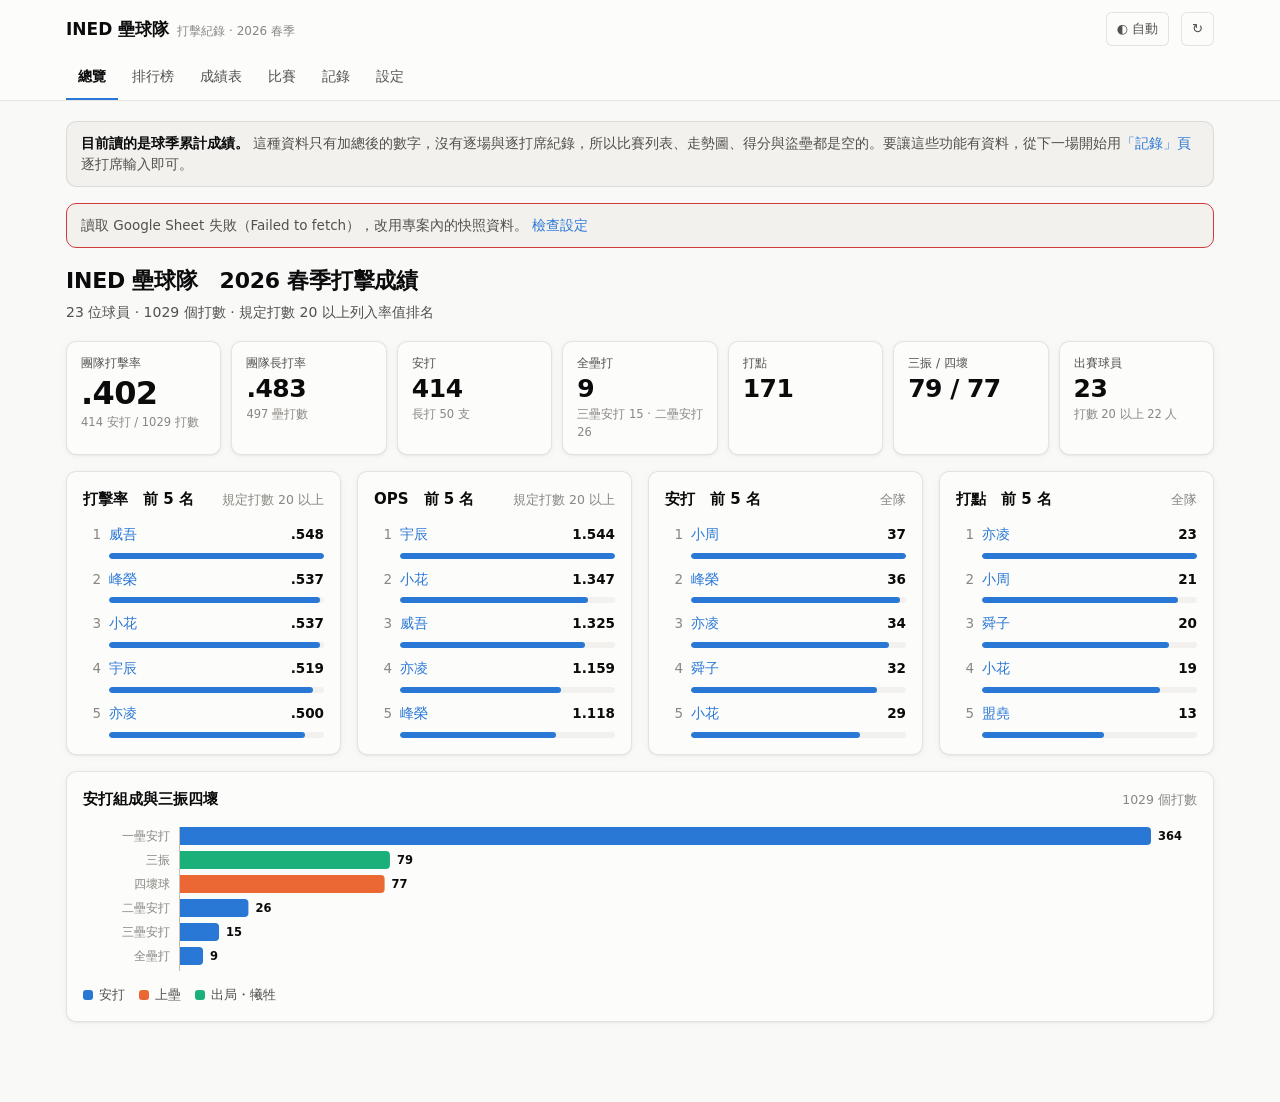
<file: index.html>
<!DOCTYPE html>
<html lang="zh-Hant">
<head>
  <meta charset="UTF-8">
  <meta name="viewport" content="width=device-width, initial-scale=1">
  <title>壘球隊打擊紀錄與排行</title>
  <meta name="description" content="壘球隊逐打席打擊紀錄、成績表與排行榜，資料來自 Google Sheet。">
  <meta name="theme-color" content="#fcfcfb" media="(prefers-color-scheme: light)">
  <meta name="theme-color" content="#1a1a19" media="(prefers-color-scheme: dark)">
  <link rel="icon" href="data:image/svg+xml,%3Csvg xmlns='http://www.w3.org/2000/svg' viewBox='0 0 32 32'%3E%3Ccircle cx='16' cy='16' r='13' fill='%232a78d6'/%3E%3Cpath d='M9 7c4 4 4 14 0 18M23 7c-4 4-4 14 0 18' stroke='%23fff' stroke-width='2' fill='none'/%3E%3C/svg%3E">
  <link rel="stylesheet" href="assets/css/app.css">
</head>
<body>
  <header class="site-header" id="header"></header>
  <main id="view"></main>

  <script src="assets/js/csv.js"></script>
  <script src="assets/js/stats.js"></script>
  <script src="assets/js/config.js"></script>
  <script src="assets/js/data.js"></script>
  <script src="assets/js/ui.js"></script>
  <script src="assets/js/charts.js"></script>
  <script src="assets/js/views/overview.js"></script>
  <script src="assets/js/views/leaderboard.js"></script>
  <script src="assets/js/views/players.js"></script>
  <script src="assets/js/views/player.js"></script>
  <script src="assets/js/views/games.js"></script>
  <script src="assets/js/views/record.js"></script>
  <script src="assets/js/views/settings.js"></script>
  <script src="assets/js/app.js"></script>
</body>
</html>
</file>
<file: assets/css/app.css>
/* ==========================================================================
   壘球隊打擊紀錄 —— 樣式
   色彩沿用經過 CVD 驗證的資料視覺化調色盤；深色模式是另一組取樣，不是反轉。
   ========================================================================== */

:root {
  color-scheme: light;

  /* 平面 */
  --page:            #f9f9f7;
  --surface-1:       #fcfcfb;
  --surface-2:       #f2f1ed;
  --surface-hover:   #f0efec;

  /* 文字 */
  --text-primary:    #0b0b0b;
  --text-secondary:  #52514e;
  --text-muted:      #898781;

  /* 線 */
  --border:          rgba(11, 11, 11, 0.10);
  --grid:            #e1e0d9;
  --axis:            #c3c2b7;

  /* 資料序列（固定順序，不循環使用） */
  --series-1:        #2a78d6;  /* 藍 */
  --series-2:        #eb6834;  /* 橘 */
  --series-3:        #1baf7a;  /* 綠松 */

  /* 循序（單一色相，淺→深） */
  --seq-100:         #cde2fb;
  --seq-250:         #86b6ef;
  --seq-400:         #3987e5;
  --seq-450:         #2a78d6;
  --seq-600:         #184f95;

  /* 狀態（固定，不隨主題變） */
  --good:            #0ca30c;
  --warning:         #fab219;
  --critical:        #d03b3b;
  --delta-up:        #006300;

  --radius:          10px;
  --radius-sm:       6px;
  --shadow:          0 1px 2px rgba(11, 11, 11, 0.05), 0 1px 8px rgba(11, 11, 11, 0.04);
  --font:            system-ui, -apple-system, "Segoe UI", "Noto Sans TC",
                     "PingFang TC", "Microsoft JhengHei", sans-serif;
}

@media (prefers-color-scheme: dark) {
  :root:where(:not([data-theme="light"])) {
    color-scheme: dark;
    --page:           #0d0d0d;
    --surface-1:      #1a1a19;
    --surface-2:      #222221;
    --surface-hover:  #2c2c2a;
    --text-primary:   #ffffff;
    --text-secondary: #c3c2b7;
    --text-muted:     #898781;
    --border:         rgba(255, 255, 255, 0.10);
    --grid:           #2c2c2a;
    --axis:           #383835;
    --series-1:       #3987e5;
    --series-2:       #d95926;
    --series-3:       #199e70;
    --seq-100:        #104281;
    --seq-250:        #184f95;
    --seq-400:        #2a78d6;
    --seq-450:        #3987e5;
    --seq-600:        #86b6ef;
    --delta-up:       #0ca30c;
    --shadow:         0 1px 2px rgba(0, 0, 0, 0.4);
  }
}

:root[data-theme="dark"] {
  color-scheme: dark;
  --page:           #0d0d0d;
  --surface-1:      #1a1a19;
  --surface-2:      #222221;
  --surface-hover:  #2c2c2a;
  --text-primary:   #ffffff;
  --text-secondary: #c3c2b7;
  --text-muted:     #898781;
  --border:         rgba(255, 255, 255, 0.10);
  --grid:           #2c2c2a;
  --axis:           #383835;
  --series-1:       #3987e5;
  --series-2:       #d95926;
  --series-3:       #199e70;
  --seq-100:        #104281;
  --seq-250:        #184f95;
  --seq-400:        #2a78d6;
  --seq-450:        #3987e5;
  --seq-600:        #86b6ef;
  --delta-up:       #0ca30c;
  --shadow:         0 1px 2px rgba(0, 0, 0, 0.4);
}

* { box-sizing: border-box; }

html { -webkit-text-size-adjust: 100%; }

body {
  margin: 0;
  background: var(--page);
  color: var(--text-primary);
  font-family: var(--font);
  font-size: 15px;
  line-height: 1.55;
}

a { color: var(--series-1); text-decoration: none; }
a:hover { text-decoration: underline; }

/* -------------------------------------------------------------- 頁首 / 導覽 */

.site-header {
  position: sticky;
  top: 0;
  z-index: 40;
  background: var(--surface-1);
  border-bottom: 1px solid var(--border);
}

.site-header__bar {
  max-width: 1180px;
  margin: 0 auto;
  padding: 12px 16px;
  display: flex;
  align-items: center;
  gap: 12px;
}

.brand {
  display: flex;
  align-items: baseline;
  gap: 8px;
  font-weight: 650;
  font-size: 17px;
  color: var(--text-primary);
  white-space: nowrap;
}
.brand:hover { text-decoration: none; }
.brand__sub { font-size: 12px; font-weight: 450; color: var(--text-muted); }

.site-header__spacer { flex: 1; }

.icon-btn {
  appearance: none;
  white-space: nowrap;
  border: 1px solid var(--border);
  background: var(--surface-1);
  color: var(--text-secondary);
  border-radius: var(--radius-sm);
  padding: 6px 10px;
  font: inherit;
  font-size: 13px;
  cursor: pointer;
}
.icon-btn:hover { background: var(--surface-hover); color: var(--text-primary); }

.nav {
  max-width: 1180px;
  margin: 0 auto;
  padding: 0 16px 0;
  display: flex;
  gap: 2px;
  overflow-x: auto;
  scrollbar-width: none;
}
.nav::-webkit-scrollbar { display: none; }

.nav a {
  padding: 8px 12px 10px;
  font-size: 14px;
  color: var(--text-secondary);
  border-bottom: 2px solid transparent;
  white-space: nowrap;
}
.nav a:hover { color: var(--text-primary); text-decoration: none; }
.nav a.is-active {
  color: var(--text-primary);
  font-weight: 600;
  border-bottom-color: var(--series-1);
}

/* ------------------------------------------------------------------- 版面 */

main { max-width: 1180px; margin: 0 auto; padding: 20px 16px 64px; }

.page-head { margin: 4px 0 18px; }
.player-head { display: flex; align-items: center; gap: 14px; }
.player-photo {
  width: 64px;
  height: 64px;
  border-radius: 50%;
  object-fit: cover;
  flex: none;
  background: var(--surface-2);
  border: 1px solid var(--border);
}
.player-thumb {
  width: 26px;
  height: 26px;
  border-radius: 50%;
  object-fit: cover;
  background: var(--surface-2);
  vertical-align: middle;
  margin-right: 7px;
}
.page-head h1 { margin: 0 0 4px; font-size: 22px; font-weight: 650; letter-spacing: -0.01em; }
.page-head p { margin: 0; color: var(--text-secondary); font-size: 14px; }

.card {
  background: var(--surface-1);
  border: 1px solid var(--border);
  border-radius: var(--radius);
  box-shadow: var(--shadow);
  padding: 16px;
  margin-bottom: 16px;
}
.card__head {
  display: flex;
  align-items: baseline;
  gap: 10px;
  flex-wrap: wrap;
  margin-bottom: 12px;
}
.card__title { margin: 0; font-size: 15px; font-weight: 620; }
.card__note { margin: 0; font-size: 12.5px; color: var(--text-muted); }
.card__head .card__note { margin-left: auto; }

.grid { display: grid; gap: 16px; align-items: start; }
.grid--2 { grid-template-columns: repeat(auto-fit, minmax(320px, 1fr)); }
.grid--3 { grid-template-columns: repeat(auto-fit, minmax(240px, 1fr)); }

/* --------------------------------------------------------------- 數據磚 */

.tiles {
  display: grid;
  grid-template-columns: repeat(auto-fit, minmax(136px, 1fr));
  gap: 10px;
  margin-bottom: 16px;
}
.tile {
  background: var(--surface-1);
  border: 1px solid var(--border);
  border-radius: var(--radius);
  box-shadow: var(--shadow);
  padding: 12px 14px 13px;
}
.tile__label { font-size: 12px; color: var(--text-secondary); margin-bottom: 2px; }
.tile__value { font-size: 25px; font-weight: 600; letter-spacing: -0.02em; line-height: 1.15; }
.tile__value small { font-size: 14px; font-weight: 500; color: var(--text-secondary); }
.tile__note { font-size: 11.5px; color: var(--text-muted); margin-top: 2px; }
.tile--hero .tile__value { font-size: 32px; }

/* ---------------------------------------------------------------- 表格 */

.table-wrap {
  overflow: auto;
  max-height: 72vh;
  border: 1px solid var(--border);
  border-radius: var(--radius);
  background: var(--surface-1);
}
.card > .table-wrap { border: 0; border-radius: 0; }

table.stat {
  border-collapse: separate;
  border-spacing: 0;
  width: 100%;
  font-size: 13.5px;
  font-variant-numeric: tabular-nums;
}
table.stat th, table.stat td {
  padding: 7px 10px;
  text-align: right;
  white-space: nowrap;
  border-bottom: 1px solid var(--grid);
}
table.stat thead th {
  position: sticky;
  top: 0;
  z-index: 3;
  background: var(--surface-2);
  color: var(--text-secondary);
  font-weight: 600;
  font-size: 12.5px;
  border-bottom: 1px solid var(--axis);
  cursor: pointer;
  user-select: none;
}
table.stat thead th:hover { color: var(--text-primary); }
table.stat thead th[data-nosort] { cursor: default; }
table.stat th.col-text, table.stat td.col-text { text-align: left; }
table.stat tbody tr:hover td { background: var(--surface-hover); }
table.stat tbody tr:last-child td { border-bottom: 0; }

/* 前兩欄（背號 / 姓名）橫向滾動時固定 */
table.stat .sticky-1 { position: sticky; left: 0;  z-index: 2; background: var(--surface-1); }
table.stat .sticky-2 { position: sticky; left: 46px; z-index: 2; background: var(--surface-1); }
table.stat thead .sticky-1, table.stat thead .sticky-2 { z-index: 4; background: var(--surface-2); }
table.stat tbody tr:hover .sticky-1, table.stat tbody tr:hover .sticky-2 { background: var(--surface-hover); }

table.stat tfoot td {
  position: sticky;
  bottom: 0;
  background: var(--surface-2);
  font-weight: 600;
  border-top: 1px solid var(--axis);
  border-bottom: 0;
}
table.stat tfoot .sticky-1, table.stat tfoot .sticky-2 { background: var(--surface-2); z-index: 3; }

.sort-mark { color: var(--series-1); margin-left: 3px; font-size: 10px; }

.rank-cell { color: var(--text-muted); font-variant-numeric: tabular-nums; }
.rank-cell--top { color: var(--text-primary); font-weight: 650; }

/* ------------------------------------------------------- 控制列 / 表單 */

.controls {
  display: flex;
  flex-wrap: wrap;
  gap: 8px;
  align-items: center;
  margin-bottom: 14px;
}
.controls label { font-size: 13px; color: var(--text-secondary); }

input[type="text"], input[type="number"], input[type="date"], select, textarea {
  font: inherit;
  font-size: 14px;
  padding: 7px 10px;
  border: 1px solid var(--border);
  border-radius: var(--radius-sm);
  background: var(--surface-1);
  color: var(--text-primary);
  min-width: 0;
}
input:focus, select:focus, textarea:focus, button:focus-visible {
  outline: 2px solid var(--series-1);
  outline-offset: 1px;
}
textarea { width: 100%; font-family: ui-monospace, "SF Mono", Menlo, Consolas, monospace; font-size: 12.5px; }

.btn {
  appearance: none;
  font: inherit;
  font-size: 14px;
  padding: 7px 14px;
  border-radius: var(--radius-sm);
  border: 1px solid var(--border);
  background: var(--surface-2);
  color: var(--text-primary);
  cursor: pointer;
}
.btn:hover { background: var(--surface-hover); }
.btn--primary { background: var(--series-1); border-color: transparent; color: #fff; }
.btn--primary:hover { filter: brightness(1.08); }
.btn--sm { padding: 4px 9px; font-size: 13px; }
.btn[disabled] { opacity: 0.5; cursor: not-allowed; }

.seg { display: inline-flex; border: 1px solid var(--border); border-radius: var(--radius-sm); overflow: hidden; }
.seg button {
  appearance: none; font: inherit; font-size: 13px; padding: 6px 11px;
  border: 0; border-right: 1px solid var(--border);
  background: var(--surface-1); color: var(--text-secondary); cursor: pointer;
}
.seg button:last-child { border-right: 0; }
.seg button:hover { background: var(--surface-hover); }
.seg button.is-on { background: var(--series-1); color: #fff; font-weight: 600; }

/* ---------------------------------------------------------------- 圖表 */

.chart { position: relative; }
.chart svg { display: block; width: 100%; height: auto; overflow: visible; }
.chart__legend {
  display: flex;
  flex-wrap: wrap;
  gap: 4px 14px;
  margin-top: 10px;
  font-size: 12.5px;
  color: var(--text-secondary);
}
.chart__legend span { display: inline-flex; align-items: center; gap: 6px; }
.chart__swatch { width: 10px; height: 10px; border-radius: 3px; flex: none; }

.tooltip {
  position: absolute;
  z-index: 30;
  pointer-events: none;
  background: var(--surface-1);
  border: 1px solid var(--axis);
  border-radius: var(--radius-sm);
  box-shadow: 0 4px 14px rgba(11, 11, 11, 0.14);
  padding: 7px 10px;
  font-size: 12.5px;
  line-height: 1.5;
  white-space: nowrap;
  color: var(--text-primary);
  opacity: 0;
  transition: opacity 0.08s;
}
.tooltip.is-on { opacity: 1; }
.tooltip b { font-variant-numeric: tabular-nums; }
.tooltip__key { color: var(--text-secondary); margin-right: 6px; }

/* ------------------------------------------------------- 排行榜前段卡 */

.leader-card { display: flex; flex-direction: column; gap: 10px; }
.leader-row { display: grid; grid-template-columns: 18px 1fr auto; gap: 8px; align-items: center; font-size: 13.5px; }
.leader-row__rank { color: var(--text-muted); font-variant-numeric: tabular-nums; text-align: right; }
.leader-row__name { overflow: hidden; text-overflow: ellipsis; white-space: nowrap; }
.leader-row__val { font-weight: 620; font-variant-numeric: tabular-nums; }
.leader-row__bar { grid-column: 2 / -1; height: 6px; border-radius: 3px; background: var(--surface-2); overflow: hidden; }
.leader-row__bar i { display: block; height: 100%; border-radius: 3px; background: var(--seq-450); }

/* ------------------------------------------------------------ 逐打席 */

.pa-list { display: flex; flex-wrap: wrap; gap: 4px; }
.pa-chip {
  font-size: 12px;
  padding: 2px 7px;
  border-radius: 999px;
  border: 1px solid var(--border);
  background: var(--surface-2);
  color: var(--text-secondary);
  font-variant-numeric: tabular-nums;
}
.pa-chip--safe { border-color: var(--series-1); color: var(--series-1); font-weight: 600; }
.pa-chip--on   { border-color: var(--series-3); color: var(--series-3); }
.pa-chip--sac  { border-color: var(--axis); }

/* -------------------------------------------------------------- 其他 */

.badge {
  display: inline-block;
  font-size: 11.5px;
  padding: 1px 7px;
  border-radius: 999px;
  background: var(--surface-2);
  color: var(--text-secondary);
  border: 1px solid var(--border);
}
.badge--w { color: var(--delta-up); border-color: var(--delta-up); }
.badge--l { color: var(--critical); border-color: var(--critical); }

.note { font-size: 13px; color: var(--text-secondary); }
.muted { color: var(--text-muted); }
.empty { padding: 36px 16px; text-align: center; color: var(--text-muted); font-size: 14px; }
.banner {
  display: flex;
  gap: 10px;
  align-items: flex-start;
  padding: 11px 14px;
  border-radius: var(--radius);
  border: 1px solid var(--border);
  background: var(--surface-2);
  font-size: 13.5px;
  margin-bottom: 16px;
  color: var(--text-secondary);
}
.banner strong { color: var(--text-primary); }
.banner--error { border-color: var(--critical); }
.banner a { white-space: nowrap; }

.kv { display: grid; grid-template-columns: auto 1fr; gap: 3px 14px; font-size: 13.5px; }
.kv dt { color: var(--text-secondary); }
.kv dd { margin: 0; font-variant-numeric: tabular-nums; }

.form-grid { display: grid; grid-template-columns: repeat(auto-fit, minmax(150px, 1fr)); gap: 10px 12px; }
.field { display: flex; flex-direction: column; gap: 4px; }
.field > span { font-size: 12.5px; color: var(--text-secondary); }
.field input, .field select { width: 100%; }

.sr-only {
  position: absolute; width: 1px; height: 1px; padding: 0; margin: -1px;
  overflow: hidden; clip: rect(0 0 0 0); white-space: nowrap; border: 0;
}

@media (max-width: 560px) {
  main { padding: 16px 16px 56px; }
  .page-head h1 { font-size: 19px; }
  .tile__value { font-size: 22px; }
  .tile--hero .tile__value { font-size: 27px; }
  table.stat .sticky-2 { position: static; }
}

@media print {
  .site-header, .controls, .icon-btn { display: none; }
  .card { break-inside: avoid; box-shadow: none; }
}
</file>
